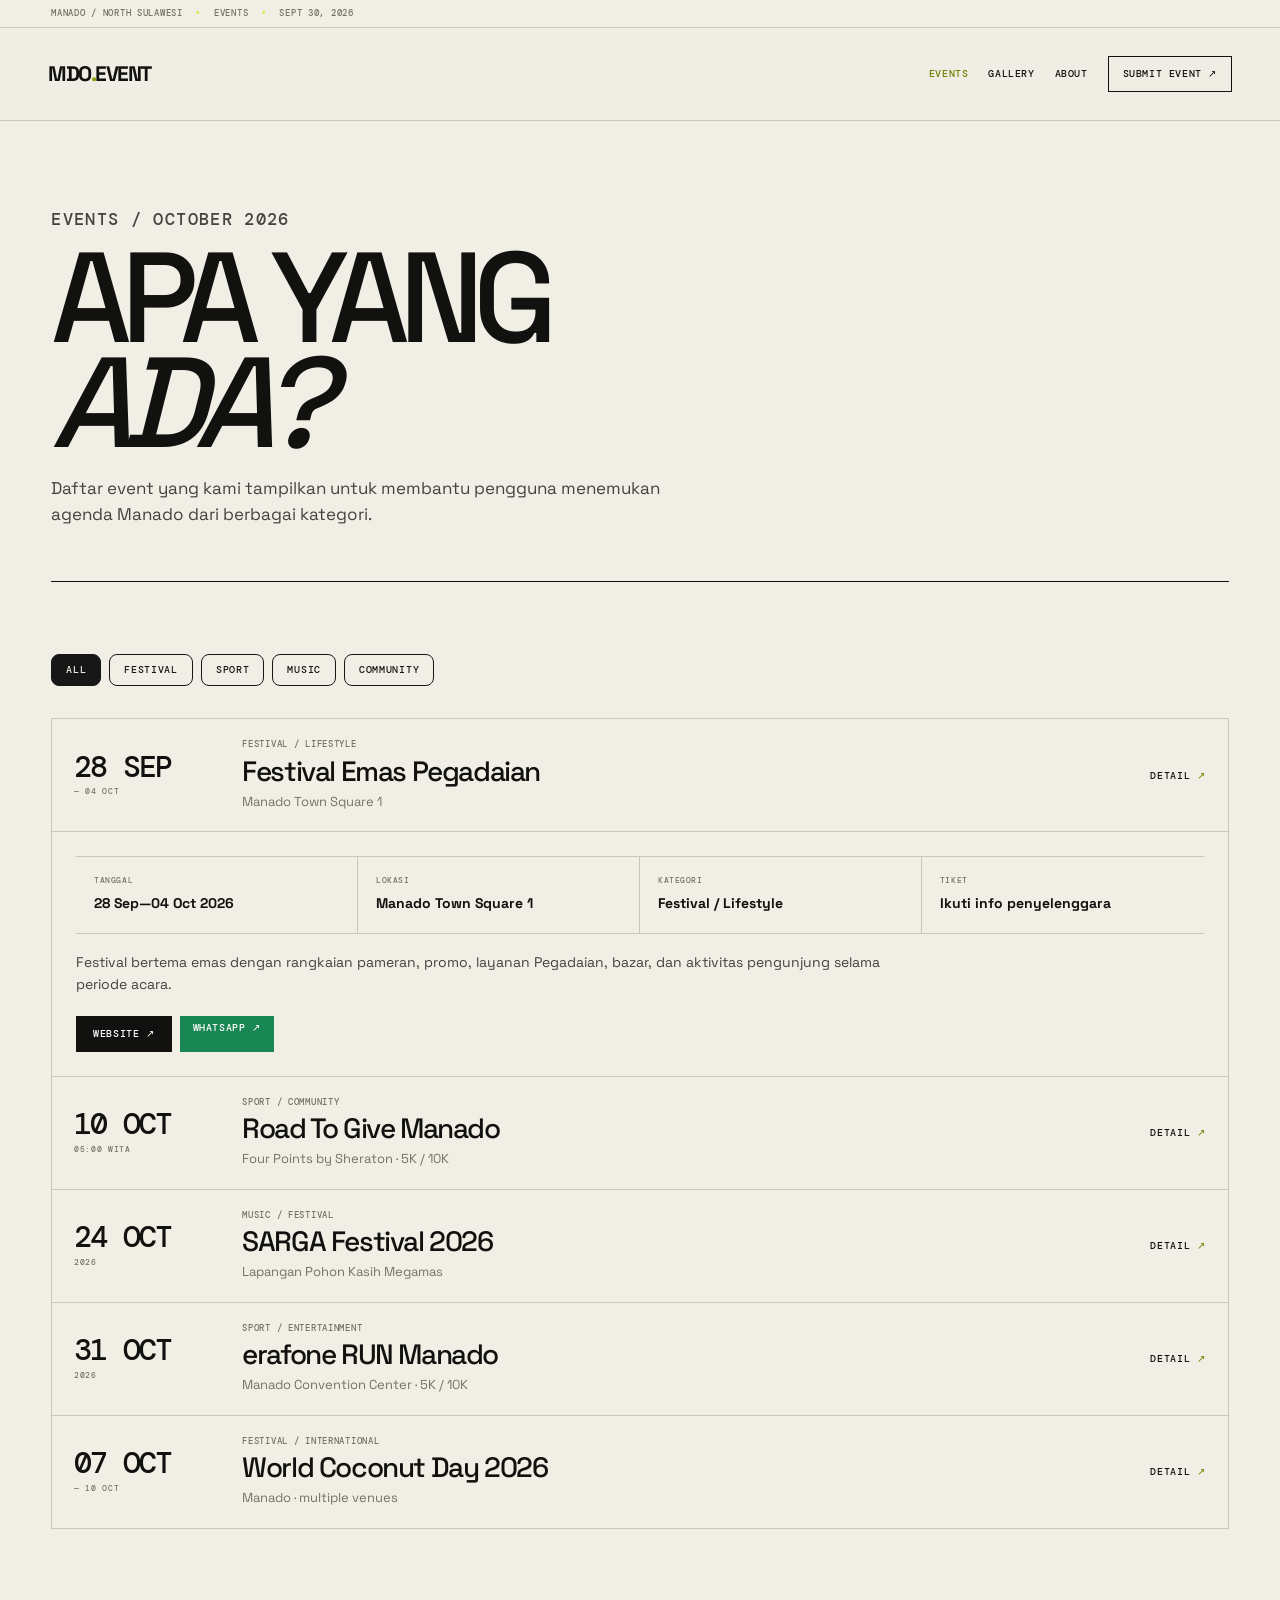
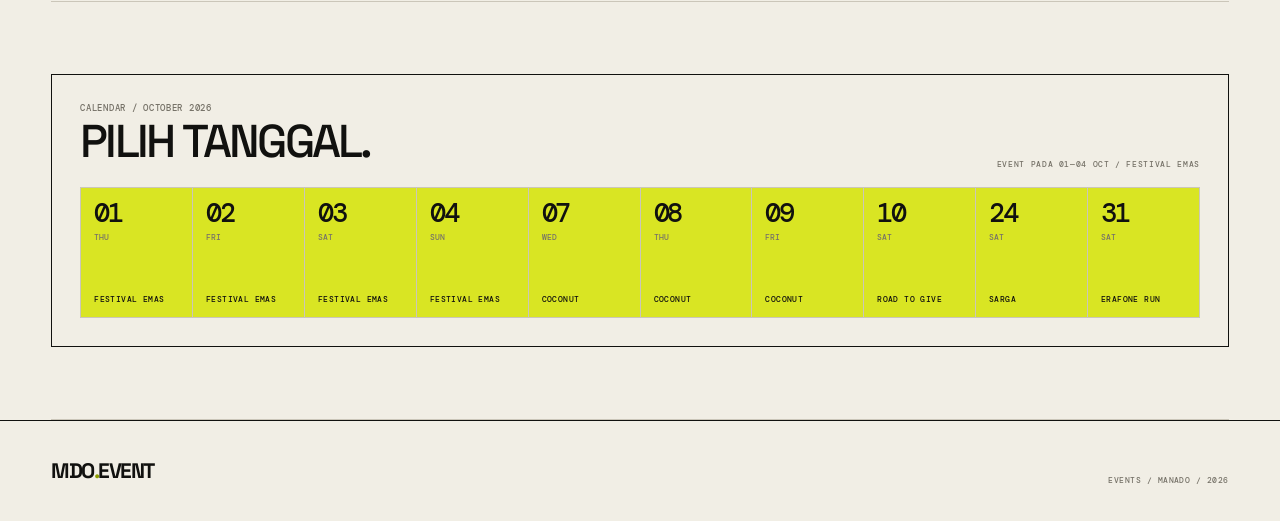
<file: events.html>
<!doctype html>
<html lang="id">

<head>
  <meta charset="utf-8">
  <meta name="viewport" content="width=device-width, initial-scale=1">
  <title>MDO.EVENT — Events</title>
  <link href="https://cdn.jsdelivr.net/npm/bootstrap@5.3.8/dist/css/bootstrap.min.css" rel="stylesheet">
  <link rel="stylesheet" href="style.css">
</head>

<body>
  <div class="topline">MANADO / NORTH SULAWESI <span>•</span> EVENTS <span>•</span> SEPT 30, 2026</div>
  <nav class="navbar site-nav">
    <div class="container-fluid px-4 px-lg-5"><a class="brand" href="index.html">MDO<span>.</span>EVENT</a>
      <div class="nav-links"><a class="nav-link active" href="events.html">EVENTS</a><a class="nav-link"
          href="gallery.html">GALLERY</a><a class="nav-link" href="about.html">ABOUT</a><a class="nav-link submit"
          href="submit.html">SUBMIT EVENT ↗</a></div>
    </div>
  </nav>
  <main class="page-wrap">
    <section class="page-hero">
      <p class="eyebrow">EVENTS / OCTOBER 2026</p>
      <h1>APA YANG<br><em>ADA?</em></h1>
      <p>Daftar event yang kami tampilkan untuk membantu pengguna menemukan agenda Manado dari berbagai kategori.</p>
    </section>
    <section class="section" id="world-coconut-day">
      <div class="event-filter" aria-label="Filter kategori event">
        <input class="filter-radio" type="radio" name="event-filter" id="filter-all" checked>
        <label class="chip" for="filter-all">ALL</label>

        <input class="filter-radio" type="radio" name="event-filter" id="filter-festival">
        <label class="chip" for="filter-festival">FESTIVAL</label>

        <input class="filter-radio" type="radio" name="event-filter" id="filter-sport">
        <label class="chip" for="filter-sport">SPORT</label>

        <input class="filter-radio" type="radio" name="event-filter" id="filter-music">
        <label class="chip" for="filter-music">MUSIC</label>

        <input class="filter-radio" type="radio" name="event-filter" id="filter-community">
        <label class="chip" for="filter-community">COMMUNITY</label>
      </div>
      <div class="event-list">
        <details class="event-card cat-festival" id="festival-emas" open>
          <summary class="event-row">
            <div class="event-day"><strong>28 SEP</strong><span>— 04 OCT</span></div>
            <div class="event-info">
              <p class="event-type">FESTIVAL / LIFESTYLE</p>
              <h4>Festival Emas Pegadaian</h4>
              <div class="venue">Manado Town Square 1</div>
            </div>
            <div class="detail-link">DETAIL <span>↗</span></div>
          </summary>
          <div class="details-box">
            <div class="details-grid">
              <div><span>TANGGAL</span><strong>28 Sep—04 Oct 2026</strong></div>
              <div><span>LOKASI</span><strong>Manado Town Square 1</strong></div>
              <div><span>KATEGORI</span><strong>Festival / Lifestyle</strong></div>
              <div><span>TIKET</span><strong>Ikuti info penyelenggara</strong></div>
            </div>
            <p class="details-copy">Festival bertema emas dengan rangkaian pameran, promo, layanan Pegadaian, bazar, dan
              aktivitas pengunjung selama periode acara.</p>
            <div class="link-row"><a class="btn btn-dark"
                href="https://pegadaian.co.id/acara/festival-emas-pegadaian-2026-seluruh-kota" target="_blank"
                rel="noopener">WEBSITE ↗</a><a class="btn btn-success"
                href="https://wa.me/?text=Info%20Festival%20Emas%20Pegadaian%20di%20Manado%2C%2028%20September%20-%204%20Oktober%202026.%20https%3A%2F%2Fpegadaian.co.id%2Facara%2Ffestival-emas-pegadaian-2026-seluruh-kota"
                target="_blank" rel="noopener">WHATSAPP ↗</a></div>
          </div>
        </details>
        <details class="event-card cat-sport cat-community" id="road-to-give">
          <summary class="event-row">
            <div class="event-day"><strong>10 OCT</strong><span>05:00 WITA</span></div>
            <div class="event-info">
              <p class="event-type">SPORT / COMMUNITY</p>
              <h4>Road To Give Manado</h4>
              <div class="venue">Four Points by Sheraton · 5K / 10K</div>
            </div>
            <div class="detail-link">DETAIL <span>↗</span></div>
          </summary>
          <div class="details-box">
            <div class="details-grid">
              <div><span>TANGGAL</span><strong>10 October 2026</strong></div>
              <div><span>LOKASI</span><strong>Four Points by Sheraton</strong></div>
              <div><span>KATEGORI</span><strong>Sport / Community</strong></div>
              <div><span>JARAK</span><strong>5K / 10K</strong></div>
            </div>
            <p class="details-copy">Event lari dengan pilihan jarak 5K dan 10K yang menggabungkan aktivitas olahraga
              dengan penggalangan donasi untuk kegiatan sosial.</p>
            <div class="link-row"><a class="btn btn-dark" href="https://www.rtgmanado.web.id/" target="_blank"
                rel="noopener">WEBSITE ↗</a><a class="btn btn-success"
                href="https://wa.me/?text=Info%20Road%20To%20Give%20Manado%202026%2C%2010%20Oktober%202026.%20https%3A%2F%2Fwww.rtgmanado.web.id%2F"
                target="_blank" rel="noopener">WHATSAPP ↗</a></div>
          </div>
        </details>
        <details class="event-card cat-music cat-festival" id="sarga">
          <summary class="event-row">
            <div class="event-day"><strong>24 OCT</strong><span>2026</span></div>
            <div class="event-info">
              <p class="event-type">MUSIC / FESTIVAL</p>
              <h4>SARGA Festival 2026</h4>
              <div class="venue">Lapangan Pohon Kasih Megamas</div>
            </div>
            <div class="detail-link">DETAIL <span>↗</span></div>
          </summary>
          <div class="details-box">
            <div class="details-grid">
              <div><span>TANGGAL</span><strong>24 October 2026</strong></div>
              <div><span>LOKASI</span><strong>Lapangan Pohon Kasih Megamas</strong></div>
              <div><span>KATEGORI</span><strong>Music / Festival</strong></div>
              <div><span>TIKET</span><strong>Mulai Rp80.000</strong></div>
            </div>
            <p class="details-copy">Festival musik dan hiburan yang berlangsung di kawasan Megamas Manado dengan tiket
              dan program panggung yang diumumkan penyelenggara.</p>
            <div class="link-row"><a class="btn btn-dark" href="https://sarga.co/" target="_blank"
                rel="noopener">WEBSITE ↗</a><a class="btn btn-success"
                href="https://wa.me/?text=Info%20SARGA%20Festival%202026%20di%20Megamas%2C%2024%20Oktober%202026.%20https%3A%2F%2Fsarga.co%2F"
                target="_blank" rel="noopener">WHATSAPP ↗</a></div>
          </div>
        </details>
        <details class="event-card cat-sport" id="erafone-run">
          <summary class="event-row">
            <div class="event-day"><strong>31 OCT</strong><span>2026</span></div>
            <div class="event-info">
              <p class="event-type">SPORT / ENTERTAINMENT</p>
              <h4>erafone RUN Manado</h4>
              <div class="venue">Manado Convention Center · 5K / 10K</div>
            </div>
            <div class="detail-link">DETAIL <span>↗</span></div>
          </summary>
          <div class="details-box">
            <div class="details-grid">
              <div><span>TANGGAL</span><strong>31 October 2026</strong></div>
              <div><span>LOKASI</span><strong>Manado Convention Center</strong></div>
              <div><span>KATEGORI</span><strong>Sport / Entertainment</strong></div>
              <div><span>JARAK</span><strong>5K / 10K</strong></div>
            </div>
            <p class="details-copy">Event lari dengan kategori 5K dan 10K yang ditujukan untuk peserta umum dan
              komunitas olahraga.</p>
            <div class="link-row"><a class="btn btn-dark" href="https://www.loket.com/event/erafone-run-manado-2026-wap"
                target="_blank" rel="noopener">WEBSITE ↗</a><a class="btn btn-success"
                href="https://wa.me/?text=Info%20erafone%20RUN%20Manado%202026%2C%2031%20Oktober%202026.%20https%3A%2F%2Fwww.loket.com%2Fevent%2Ferafone-run-manado-2026-wap"
                target="_blank" rel="noopener">WHATSAPP ↗</a></div>
          </div>
        </details>

        <details class="event-card cat-festival" id="coconut">
          <summary class="event-row">
            <div class="event-day"><strong>07 OCT</strong><span>— 10 OCT</span></div>
            <div class="event-info">
              <p class="event-type">FESTIVAL / INTERNATIONAL</p>
              <h4>World Coconut Day 2026</h4>
              <div class="venue">Manado · multiple venues</div>
            </div>
            <div class="detail-link">DETAIL <span>↗</span></div>
          </summary>
          <div class="details-box">
            <div class="details-grid">
              <div><span>TANGGAL</span><strong>7—10 October 2026</strong></div>
              <div><span>LOKASI</span><strong>Manado</strong></div>
              <div><span>KATEGORI</span><strong>Festival / International</strong></div>
              <div><span>FORMAT</span><strong>Expo + conference</strong></div>
            </div>
            <p class="details-copy">Rangkaian agenda yang membahas dan menampilkan industri kelapa, termasuk pameran
              produk, trade fair, konferensi internasional, festival paduan suara, dan kegiatan pendukung lainnya.</p>
            <div class="link-row"><a class="btn btn-dark"
                href="https://coconutcommunity.org/events/world-coconut-day-2026" target="_blank" rel="noopener">WEBSITE
                ↗</a><a class="btn btn-success"
                href="https://wa.me/?text=Info%20World%20Coconut%20Day%202026%20di%20Manado%2C%207-10%20Oktober%202026.%20https%3A%2F%2Fcoconutcommunity.org%2Fevents%2Fworld-coconut-day-2026"
                target="_blank" rel="noopener">WHATSAPP ↗</a></div>
          </div>
        </details>
      </div>
    </section>
    <section class="section" id="calendar">
      <div class="calendar-box">
        <div class="calendar-head">
          <div>
            <p class="eyebrow">CALENDAR / OCTOBER 2026</p>
            <h2 class="mb-0" style="font-size:46px;letter-spacing:-.06em">PILIH TANGGAL.</h2>
          </div><span>EVENT PADA 01—04 OCT / FESTIVAL EMAS</span>
        </div>
        <div class="calendar-scroll"><a class="cal-day active"
            href="#festival-emas"><b>01</b><span>THU</span><i>FESTIVAL EMAS</i></a><a class="cal-day active"
            href="#festival-emas"><b>02</b><span>FRI</span><i>FESTIVAL EMAS</i></a><a class="cal-day active"
            href="#festival-emas"><b>03</b><span>SAT</span><i>FESTIVAL EMAS</i></a><a class="cal-day active"
            href="#festival-emas"><b>04</b><span>SUN</span><i>FESTIVAL EMAS</i></a><a class="cal-day active"
            href="#coconut"><b>07</b><span>WED</span><i>COCONUT</i></a><a class="cal-day active"
            href="#coconut"><b>08</b><span>THU</span><i>COCONUT</i></a><a class="cal-day active"
            href="#coconut"><b>09</b><span>FRI</span><i>COCONUT</i></a><a class="cal-day active"
            href="#road-to-give"><b>10</b><span>SAT</span><i>ROAD TO GIVE</i></a><a class="cal-day active"
            href="#sarga"><b>24</b><span>SAT</span><i>SARGA</i></a><a class="cal-day active"
            href="#erafone-run"><b>31</b><span>SAT</span><i>ERAFONE RUN</i></a></div>
      </div>
    </section>
  </main>
  <footer class="footer"><a class="brand" href="index.html">MDO<span>.</span>EVENT</a><small>EVENTS / MANADO /
      2026</small></footer>
</body>

</html>
</file>
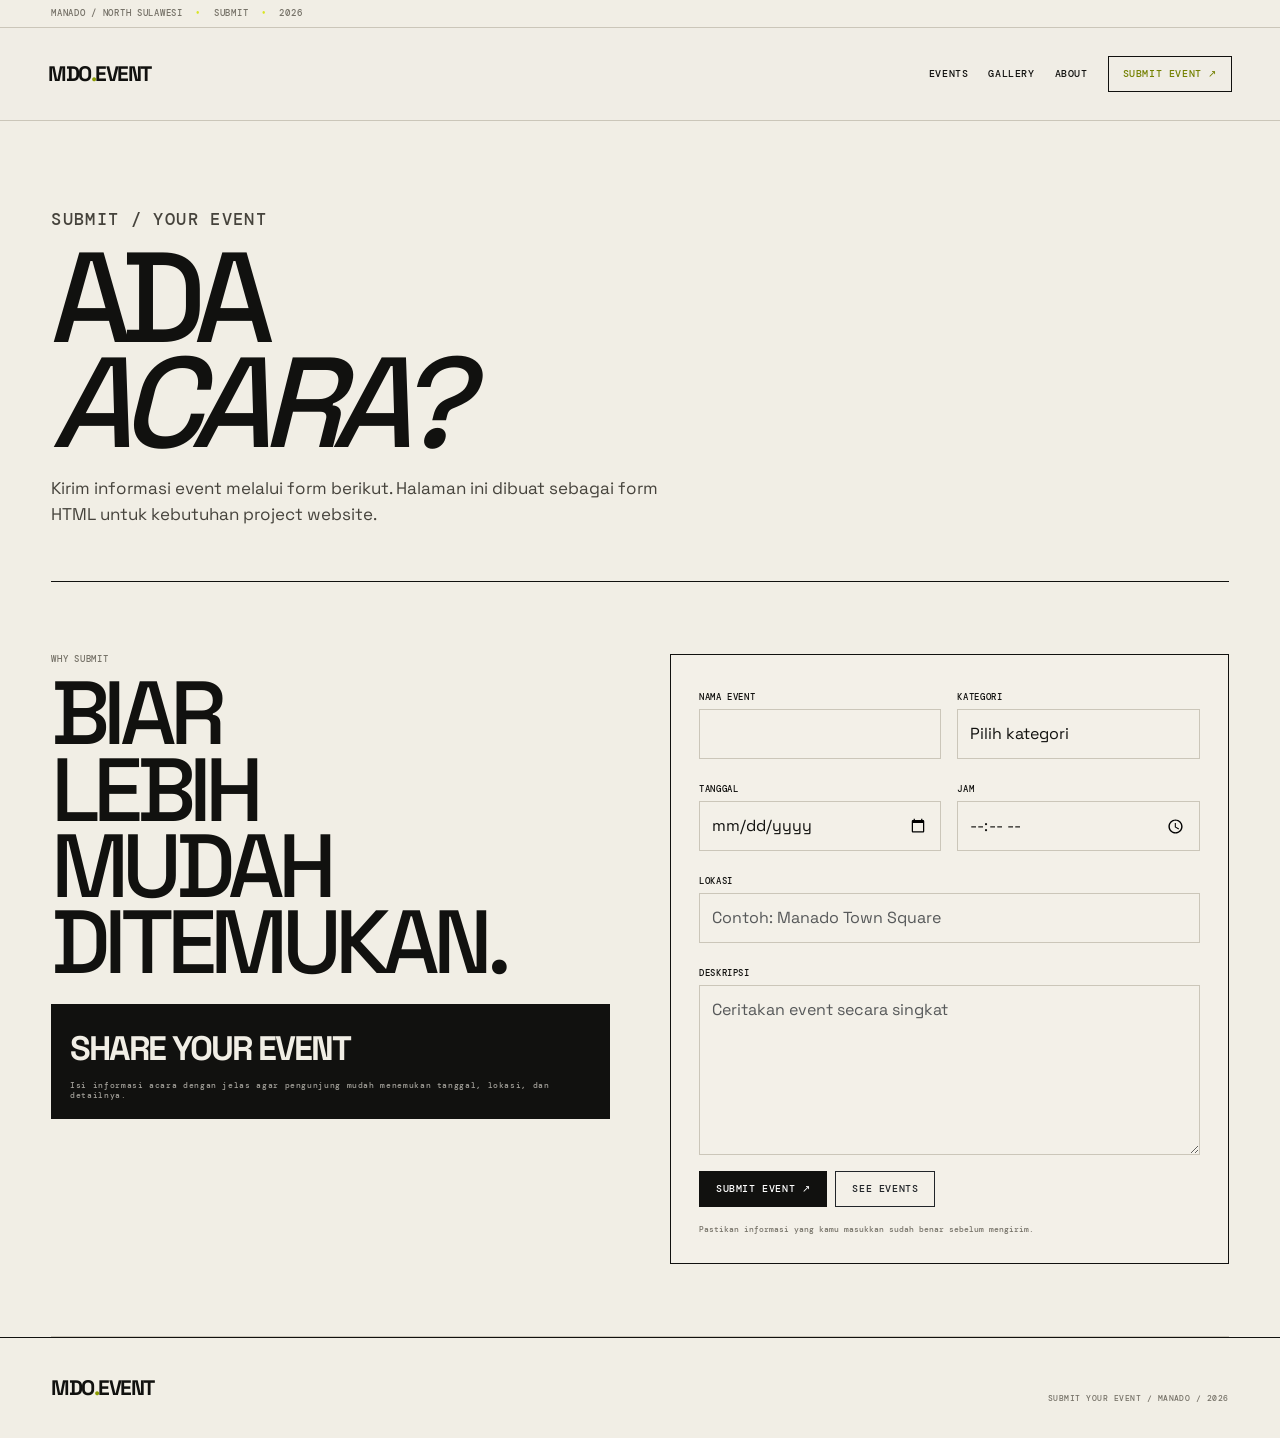
<file: submit.html>
<!doctype html>
<html lang="id">

<head>
    <meta charset="utf-8">
    <meta name="viewport" content="width=device-width, initial-scale=1">
    <title>MDO.EVENT — Submit Event</title>
    <link href="https://cdn.jsdelivr.net/npm/bootstrap@5.3.8/dist/css/bootstrap.min.css" rel="stylesheet">
    <link rel="stylesheet" href="style.css">
</head>

<body>
    <div class="topline">MANADO / NORTH SULAWESI <span>•</span> SUBMIT <span>•</span> 2026</div>
    <nav class="navbar site-nav">
        <div class="container-fluid px-4 px-lg-5"><a class="brand" href="index.html">MDO<span>.</span>EVENT</a>
            <div class="nav-links"><a class="nav-link" href="events.html">EVENTS</a><a class="nav-link"
                    href="gallery.html">GALLERY</a><a class="nav-link" href="about.html">ABOUT</a><a
                    class="nav-link submit active" href="submit.html">SUBMIT EVENT ↗</a></div>
        </div>
    </nav>
    <main class="page-wrap">
        <section class="page-hero">
            <p class="eyebrow">SUBMIT / YOUR EVENT</p>
            <h1>ADA<br><em>ACARA?</em></h1>
            <p>Kirim informasi event melalui form berikut. Halaman ini dibuat sebagai form HTML untuk kebutuhan project
                website.</p>
        </section>
        <section class="section">
            <div class="submit-grid">
                <div>
                    <p class="eyebrow">WHY SUBMIT</p>
                    <h2>BIAR<br>LEBIH<br>MUDAH<br>DITEMUKAN.</h2>
                    <div class="note-box mt-4"><strong>SHARE YOUR EVENT</strong><span>Isi informasi acara dengan jelas
                            agar pengunjung mudah menemukan tanggal, lokasi, dan detailnya.</span></div>
                </div>
                <div class="form-panel">
                    <form action="submit.html" method="get">
                        <div class="row g-3">
                            <div class="col-md-6"><label class="form-label" for="name">NAMA EVENT</label><input
                                    class="form-control" id="name" name="name" required></div>
                            <div class="col-md-6"><label class="form-label" for="category">KATEGORI</label><select
                                    class="form-select" id="category" name="category" required>
                                    <option value="">Pilih kategori</option>
                                    <option>Festival</option>
                                    <option>Sport</option>
                                    <option>Music</option>
                                    <option>Community</option>
                                    <option>Culture</option>
                                </select></div>
                            <div class="col-md-6"><label class="form-label" for="date">TANGGAL</label><input
                                    class="form-control" id="date" type="date" name="date" required></div>
                            <div class="col-md-6"><label class="form-label" for="time">JAM</label><input
                                    class="form-control" id="time" type="time" name="time"></div>
                            <div class="col-12"><label class="form-label" for="venue">LOKASI</label><input
                                    class="form-control" id="venue" name="venue"
                                    placeholder="Contoh: Manado Town Square" required></div>
                            <div class="col-12"><label class="form-label" for="description">DESKRIPSI</label><textarea
                                    class="form-control" id="description" name="description" rows="6"
                                    placeholder="Ceritakan event secara singkat"></textarea></div>
                            <div class="col-12 d-flex flex-wrap gap-2"><button class="btn btn-dark" type="submit">SUBMIT
                                    EVENT ↗</button><a class="btn btn-outline-dark" href="events.html">SEE EVENTS</a>
                            </div>
                        </div>
                        <p class="form-note mt-3 mb-0">Pastikan informasi yang kamu masukkan sudah benar sebelum
                            mengirim.</p>
                    </form>
                </div>
            </div>
        </section>
    </main>
    <footer class="footer"><a class="brand" href="index.html">MDO<span>.</span>EVENT</a><small>SUBMIT YOUR EVENT /
            MANADO / 2026</small></footer>
</body>

</html>
</file>
<file: style.css>
@import url('https://fonts.googleapis.com/css2?family=DM+Mono:wght@400;500&family=Space+Grotesk:wght@400;500;600;700&display=swap');

:root {
  --paper: #f1eee5;
  --ink: #11110f;
  --muted: #767268;
  --line: #cbc6b9;
  --acid: #d9e523;
  --soft: #e6e1d5
}

* {
  box-sizing: border-box
}

html {
  scroll-behavior: smooth
}

body {
  margin: 0;
  background: var(--paper);
  color: var(--ink);
  font-family: 'Space Grotesk', sans-serif
}

a {
  color: inherit
}

.topline {
  padding: 8px 4%;
  border-bottom: 1px solid var(--line);
  font: 500 9px/1.2 'DM Mono', monospace;
  letter-spacing: .08em;
  color: var(--muted)
}

.topline span {
  padding: 0 7px;
  color: var(--acid)
}

.site-nav {
  background: rgba(241, 238, 229, .96);
  border-bottom: 1px solid var(--line);
  z-index: 10
}

.site-nav .container-fluid {
  min-height: 76px
}

.brand {
  font-weight: 700;
  font-size: 21px;
  letter-spacing: -.07em;
  text-decoration: none
}

.brand span {
  color: #8c9c00
}

.nav-links {
  display: flex;
  align-items: center;
  gap: 20px;
  flex-wrap: wrap
}

.nav-link {
  font: 500 10px/1 'DM Mono', monospace;
  letter-spacing: .06em;
  text-decoration: none;
  padding: 12px 0
}

.nav-link:hover,
.nav-link.active {
  color: #738000
}

.nav-link.submit {
  border: 1px solid var(--ink);
  padding: 12px 14px
}

.page-wrap {
  padding: 0 4%
}

.hero {
  padding: 64px 0 78px;
  border-bottom: 1px solid var(--ink)
}

.hero-grid {
  display: grid;
  grid-template-columns: 1.05fr .95fr;
  gap: 34px;
  min-height: 610px;
  align-items: center
}

.eyebrow {
  margin: 0;
  font: 500 9px/1.25 'DM Mono', monospace;
  letter-spacing: .08em;
  color: var(--muted)
}

.hero h1 {
  font-size: clamp(4.4rem, 10vw, 9.8rem);
  line-height: .83;
  letter-spacing: -.085em;
  margin: 18px 0 26px;
  max-width: 900px
}

.hero h1 em {
  font-style: normal;
  -webkit-text-stroke: 1px var(--ink);
  color: transparent
}

.hero-text {
  max-width: 560px;
  font-size: 17px;
  line-height: 1.5;
  color: #3b3934
}

.btn-dark {
  background: var(--ink);
  border-color: var(--ink);
  border-radius: 0;
  padding: 12px 16px;
  font: 500 10px/1 'DM Mono', monospace;
  letter-spacing: .06em
}

.btn-outline-dark {
  border-radius: 0;
  font: 500 10px/1 'DM Mono', monospace;
  letter-spacing: .06em;
  padding: 12px 16px
}

.btn-success {
  border-radius: 0;
  font: 500 10px/1 'DM Mono', monospace;
  letter-spacing: .06em
}

.hero-cta {
  margin-top: 10px
}

.hero-art {
  position: relative;
  min-height: 590px;
  display: flex;
  align-items: center;
  justify-content: center;
  overflow: hidden
}

.hero-photo-wrap {
  position: relative;
  width: min(72%, 560px);
  aspect-ratio: 4/5;
  z-index: 2
}

.hero-photo {
  width: 100%;
  height: 100%;
  object-fit: cover;
  display: block;
  filter: saturate(.86) contrast(1.02)
}

.photo-stamp {
  position: absolute;
  left: 14px;
  bottom: 14px;
  padding: 8px 10px;
  background: var(--paper);
  font: 500 8px/1.2 'DM Mono', monospace;
  letter-spacing: .06em
}

.orbit {
  position: absolute;
  border: 1px solid var(--ink);
  border-radius: 50%;
  z-index: 1
}

.orbit-1 {
  width: 72%;
  aspect-ratio: 1/1
}

.orbit-2 {
  width: 90%;
  aspect-ratio: 1/1
}

.hero-note {
  position: absolute;
  right: 3%;
  bottom: 5%;
  font: 500 8px/1.45 'DM Mono', monospace;
  letter-spacing: .08em;
  color: var(--muted)
}

.ticker {
  overflow: hidden;
  border-bottom: 1px solid var(--line);
  white-space: nowrap
}

.ticker-track {
  display: flex;
  gap: 28px;
  padding: 14px 0;
  min-width: max-content;
  animation: none;
  font: 500 10px/1 'DM Mono', monospace;
  letter-spacing: .08em
}

.ticker-track b {
  color: #879500
}

.section {
  padding: 72px 0;
  border-bottom: 1px solid var(--line)
}

.section-head {
  margin-bottom: 28px
}

.section-head h2 {
  font-size: clamp(3rem, 7vw, 6.5rem);
  line-height: .86;
  letter-spacing: -.075em;
  margin: 10px 0 0
}

.muted {
  color: var(--muted)
}

.chip-row {
  display: flex;
  gap: 8px;
  flex-wrap: wrap;
  margin: 0 0 28px
}

.chip {
  border: 1px solid var(--ink);
  padding: 9px 11px;
  text-decoration: none;
  font: 500 9px/1 'DM Mono', monospace;
  letter-spacing: .07em
}

.chip:hover,
.chip.active {
  background: var(--ink);
  color: var(--paper)
}

.event-card {
  border: 1px solid var(--line);
  background: transparent
}

.event-card+.event-card {
  border-top: 0
}

.event-feature {
  display: grid;
  grid-template-columns: 150px 1fr .9fr;
  min-height: 410px
}

.event-feature .date-box {
  padding: 24px;
  border-right: 1px solid var(--line);
  display: flex;
  flex-direction: column;
  justify-content: space-between
}

.date-box strong {
  font-size: 4.2rem;
  line-height: .8;
  letter-spacing: -.08em
}

.date-box small {
  font: 500 9px/1.5 'DM Mono', monospace;
  letter-spacing: .08em;
  color: var(--muted)
}

.event-feature .copy {
  padding: 26px
}

.event-type {
  font: 500 9px/1.3 'DM Mono', monospace;
  letter-spacing: .08em;
  color: var(--muted);
  margin: 0 0 18px
}

.event-feature h3 {
  font-size: clamp(3rem, 6vw, 6.6rem);
  line-height: .84;
  letter-spacing: -.075em;
  margin: 0 0 22px
}

.event-desc {
  max-width: 610px;
  font-size: 15px;
  line-height: 1.5;
  color: #414039
}

.meta-line {
  display: flex;
  gap: 20px;
  flex-wrap: wrap;
  border-top: 1px solid var(--line);
  padding-top: 14px;
  margin-top: 24px;
  font: 500 9px/1.2 'DM Mono', monospace;
  letter-spacing: .07em
}

.event-image {
  min-height: 100%;
  position: relative;
  overflow: hidden
}

.event-image img {
  width: 100%;
  height: 100%;
  object-fit: cover;
  display: block;
  transition: transform .3s ease
}

.event-feature:hover .event-image img {
  transform: scale(1.03)
}

.event-arrow {
  position: absolute;
  right: 16px;
  top: 16px;
  width: 42px;
  height: 42px;
  border: 1px solid var(--paper);
  background: var(--paper);
  display: grid;
  place-items: center
}

.details-box {
  border-top: 1px solid var(--line);
  padding: 24px
}

.event-list {
  margin-top: 18px
}

details summary {
  list-style: none;
  cursor: pointer
}

details summary::-webkit-details-marker {
  display: none
}

.event-row {
  display: grid;
  grid-template-columns: 150px 1fr 110px;
  align-items: center;
  gap: 18px;
  min-height: 112px;
  padding: 0 22px
}

.event-row+.event-row {
  border-top: 1px solid var(--line)
}

.event-day strong {
  display: block;
  font: 500 30px/.95 'DM Mono', monospace;
  letter-spacing: -.06em
}

.event-day span {
  display: block;
  margin-top: 5px;
  font: 500 8px/1.4 'DM Mono', monospace;
  color: var(--muted);
  letter-spacing: .08em
}

.event-info .event-type {
  margin-bottom: 7px
}

.event-info h4 {
  font-size: 28px;
  line-height: .95;
  letter-spacing: -.05em;
  margin: 0
}

.event-info p {
  margin: 0
}

.event-info .venue {
  font-size: 13px;
  color: var(--muted);
  margin-top: 7px
}

.detail-link {
  text-align: right;
  font: 500 10px 'DM Mono', monospace;
  letter-spacing: .07em
}

.detail-link span {
  color: #738000
}

.details-grid {
  display: grid;
  grid-template-columns: repeat(4, 1fr);
  gap: 0;
  border-top: 1px solid var(--line);
  border-bottom: 1px solid var(--line)
}

.details-grid>div {
  padding: 18px;
  border-right: 1px solid var(--line)
}

.details-grid>div:last-child {
  border-right: 0
}

.details-grid span {
  display: block;
  font: 500 8px 'DM Mono', monospace;
  letter-spacing: .07em;
  color: var(--muted);
  margin-bottom: 6px
}

.details-grid strong {
  font-size: 14px;
  line-height: 1.35
}

.details-copy {
  max-width: 820px;
  margin: 18px 0 20px;
  font-size: 14px;
  line-height: 1.55;
  color: #45423b
}

.link-row {
  display: flex;
  gap: 8px;
  flex-wrap: wrap
}

.calendar-box {
  border: 1px solid var(--ink);
  padding: 28px
}

.calendar-head {
  display: flex;
  justify-content: space-between;
  gap: 20px;
  align-items: end;
  margin-bottom: 18px
}

.calendar-head span {
  font: 500 8px 'DM Mono', monospace;
  letter-spacing: .08em;
  color: var(--muted)
}

.calendar-scroll {
  display: grid;
  grid-template-columns: repeat(10, 1fr);
  border-top: 1px solid var(--line);
  border-left: 1px solid var(--line)
}

.cal-day {
  min-height: 130px;
  padding: 13px;
  border-right: 1px solid var(--line);
  border-bottom: 1px solid var(--line);
  text-decoration: none;
  position: relative
}

.cal-day:hover,
.cal-day.active {
  background: var(--acid)
}

.cal-day b {
  display: block;
  font: 500 27px/.9 'DM Mono', monospace;
  letter-spacing: -.08em
}

.cal-day span {
  display: block;
  margin-top: 7px;
  font: 500 8px 'DM Mono', monospace;
  color: var(--muted)
}

.cal-day i {
  display: block;
  position: absolute;
  left: 13px;
  bottom: 13px;
  font: 500 8px/1.3 'DM Mono', monospace;
  letter-spacing: .05em;
  font-style: normal;
  max-width: 90px
}

.about-grid {
  display: grid;
  grid-template-columns: 1fr 1fr;
  gap: 70px
}

.about-grid h2,
.submit-grid h2 {
  font-size: clamp(3rem, 7vw, 6.3rem);
  line-height: .85;
  letter-spacing: -.075em;
  margin: 10px 0 0
}

.about-copy {
  font-size: 18px;
  line-height: 1.55;
  max-width: 670px
}

.stat-grid {
  display: grid;
  grid-template-columns: repeat(3, 1fr);
  gap: 10px;
  margin-top: 50px
}

.stat-card {
  border-top: 1px solid var(--ink);
  padding-top: 12px
}

.stat-card strong {
  display: block;
  font-size: 4rem;
  line-height: .85;
  letter-spacing: -.08em
}

.stat-card span {
  display: block;
  margin-top: 10px;
  font: 500 8px/1.4 'DM Mono', monospace;
  color: var(--muted);
  letter-spacing: .08em
}

.gallery-grid {
  display: grid;
  grid-template-columns: repeat(12, 1fr);
  gap: 12px
}

.gallery-item {
  border: 1px solid var(--line);
  background: var(--soft);
  overflow: hidden;
  min-height: 220px
}

.gallery-item img {
  width: 100%;
  height: 100%;
  object-fit: cover;
  display: block
}

.gallery-a {
  grid-column: span 7;
  min-height: 430px
}

.gallery-b {
  grid-column: span 5;
  min-height: 430px
}

.gallery-c {
  grid-column: span 4;
  min-height: 280px
}

.gallery-d {
  grid-column: span 4;
  min-height: 280px
}

.gallery-e {
  grid-column: span 4;
  min-height: 280px
}

.gallery-f {
  grid-column: span 12;
  min-height: 240px
}

.gallery-caption {
  padding: 14px;
  border-top: 1px solid var(--line);
  background: var(--paper);
  font: 500 8px/1.4 'DM Mono', monospace;
  letter-spacing: .06em;
  color: var(--muted)
}

.submit-grid {
  display: grid;
  grid-template-columns: 1fr 1fr;
  gap: 60px
}

.form-panel {
  border: 1px solid var(--ink);
  padding: 28px;
  background: rgba(255, 255, 255, .12)
}

.form-label {
  font: 500 9px/1 'DM Mono', monospace;
  letter-spacing: .07em;
  margin-bottom: 7px
}

.form-control,
.form-select {
  border: 1px solid var(--line);
  border-radius: 0;
  background: transparent;
  padding: 12px;
  color: var(--ink)
}

.form-control:focus,
.form-select:focus {
  border-color: var(--ink);
  box-shadow: none;
  background: transparent;
  color: var(--ink)
}

.form-note {
  font: 500 8px/1.5 'DM Mono', monospace;
  color: var(--muted)
}

.footer {
  padding: 34px 4%;
  display: flex;
  justify-content: space-between;
  align-items: end;
  gap: 20px;
  border-top: 1px solid var(--ink)
}

.footer small {
  font: 500 8px/1.4 'DM Mono', monospace;
  color: var(--muted);
  letter-spacing: .06em
}

.page-hero {
  padding: 66px 0 54px;
  border-bottom: 1px solid var(--ink)
}

.page-hero h1 {
  font-size: clamp(4rem, 10vw, 9rem);
  line-height: .82;
  letter-spacing: -.085em;
  margin: 14px 0 0
}

.page-hero p {
  max-width: 620px;
  margin: 20px 0 0;
  font-size: 17px;
  line-height: 1.5;
  color: #46433c
}

.note-box {
  border: 1px solid var(--ink);
  padding: 18px;
  background: var(--ink);
  color: var(--paper)
}

.note-box strong {
  font-size: 34px;
  letter-spacing: -.06em
}

.note-box span {
  display: block;
  margin-top: 6px;
  font: 500 8px 'DM Mono', monospace;
  color: rgba(241, 238, 229, .65);
  letter-spacing: .08em
}

@media (max-width: 991px) {

  .hero-grid,
  .submit-grid,
  .about-grid {
    grid-template-columns: 1fr
  }

  .hero-art {
    min-height: 480px
  }

  .event-feature {
    grid-template-columns: 110px 1fr
  }

  .event-image {
    grid-column: 1/-1;
    min-height: 300px
  }

  .event-row {
    grid-template-columns: 120px 1fr 90px
  }

  .details-grid {
    grid-template-columns: repeat(2, 1fr)
  }

  .details-grid>div:nth-child(2) {
    border-right: 0
  }

  .details-grid>div:nth-child(-n+2) {
    border-bottom: 1px solid var(--line)
  }

  .calendar-scroll {
    grid-template-columns: repeat(5, 1fr)
  }

  .gallery-a,
  .gallery-b,
  .gallery-c,
  .gallery-d,
  .gallery-e,
  .gallery-f {
    grid-column: span 6
  }
}

@media (max-width: 767px) {
  .topline {
    padding-left: 20px;
    padding-right: 20px
  }

  .site-nav .container-fluid {
    padding: 15px 20px !important;
    min-height: auto
  }

  .nav-links {
    gap: 13px;
    margin-top: 10px
  }

  .nav-link.submit {
    padding: 10px
  }

  .page-wrap {
    padding: 0 20px
  }

  .hero {
    padding: 44px 0 54px
  }

  .hero h1 {
    font-size: clamp(3.5rem, 18vw, 6rem)
  }

  .hero-art {
    min-height: 400px
  }

  .hero-photo-wrap {
    width: 82%
  }

  .section {
    padding: 54px 0
  }

  .section-head h2 {
    font-size: 3.5rem
  }

  .event-feature {
    grid-template-columns: 1fr
  }

  .event-feature .date-box {
    border-right: 0;
    border-bottom: 1px solid var(--line);
    padding: 18px;
    display: block
  }

  .date-box strong {
    font-size: 4rem
  }

  .date-box small {
    display: block
  }

  .event-feature .copy {
    padding: 20px
  }

  .event-feature h3 {
    font-size: 4rem
  }

  .event-image {
    min-height: 250px
  }

  .event-row {
    grid-template-columns: 88px 1fr;
    padding: 16px 14px;
    gap: 10px
  }

  .detail-link {
    text-align: left;
    grid-column: 2
  }

  .details-grid {
    grid-template-columns: 1fr
  }

  .details-grid>div {
    border-right: 0 !important;
    border-bottom: 1px solid var(--line) !important
  }

  .details-grid>div:last-child {
    border-bottom: 0 !important
  }

  .calendar-box {
    padding: 18px
  }

  .calendar-head {
    display: block
  }

  .calendar-head span {
    display: block;
    margin-top: 8px
  }

  .calendar-scroll {
    grid-template-columns: repeat(2, 1fr)
  }

  .stat-grid {
    grid-template-columns: 1fr 1fr
  }

  .stat-card strong {
    font-size: 3.2rem
  }

  .gallery-a,
  .gallery-b,
  .gallery-c,
  .gallery-d,
  .gallery-e,
  .gallery-f {
    grid-column: span 12;
    min-height: 230px
  }

  .submit-grid {
    gap: 25px
  }

  .footer {
    padding: 28px 20px
  }
}


/* Pure HTML/CSS category filter. No JavaScript required. */
.event-filter {
  display: flex;
  gap: 8px;
  flex-wrap: wrap;
  margin-bottom: 32px;
}

.filter-radio {
  position: absolute;
  inline-size: 1px;
  block-size: 1px;
  opacity: 0;
  pointer-events: none;
}

.event-filter .chip {
  display: inline-flex;
  align-items: center;
  justify-content: center;
  margin: 0;
  border: 1px solid #171717;
  border-radius: 8px;
  padding: 10px 14px;
  background: transparent;
  color: #171717;
  cursor: pointer;
  font: 500 10px/1 'DM Mono', monospace;
  letter-spacing: .07em;
  transition: background .2s ease, color .2s ease, transform .2s ease;
}

.event-filter .chip:hover {
  transform: translateY(-1px);
}

#filter-all:checked+label,
#filter-festival:checked+label,
#filter-sport:checked+label,
#filter-music:checked+label,
#filter-community:checked+label {
  background: #171717;
  color: #f1eee5;
}

/* The radio inputs live inside .event-filter, so the sibling selector (~) cannot reach .event-list.
   :has() lets the parent section react to whichever radio is checked, still with CSS only. */
.section:has(#filter-festival:checked) .event-card:not(.cat-festival),
.section:has(#filter-sport:checked) .event-card:not(.cat-sport),
.section:has(#filter-music:checked) .event-card:not(.cat-music),
.section:has(#filter-community:checked) .event-card:not(.cat-community) {
  display: none !important;
}

.event-filter+.event-list .event-card {
  transition: opacity .2s ease;
}

/* About page refinement */
.about-lead {
  font-size: 22px;
  line-height: 1.42;
  color: var(--ink)
}

.about-story .about-copy p+p {
  margin-top: 18px
}

.about-feature-grid {
  display: grid;
  grid-template-columns: 1.05fr .95fr;
  gap: 0;
  border: 1px solid var(--ink);
  min-height: 520px
}

.about-feature-image {
  position: relative;
  min-height: 520px;
  border-right: 1px solid var(--ink);
  overflow: hidden;
  background: var(--soft)
}

.about-feature-image img {
  width: 100%;
  height: 100%;
  object-fit: cover;
  display: block;
  filter: saturate(.82) contrast(1.03)
}

.about-feature-image span {
  position: absolute;
  left: 16px;
  bottom: 16px;
  padding: 9px 11px;
  background: var(--paper);
  font: 500 8px/1 'DM Mono', monospace;
  letter-spacing: .07em
}

.about-feature-copy {
  padding: 34px 34px 30px;
  display: flex;
  flex-direction: column;
  justify-content: center
}

.about-feature-copy h3 {
  font-size: clamp(3.2rem, 5.2vw, 5.6rem);
  line-height: .84;
  letter-spacing: -.075em;
  margin: 12px 0 24px
}

.about-feature-copy>p:not(.eyebrow) {
  max-width: 500px;
  line-height: 1.55;
  font-size: 15px;
  color: #45423b
}

.focus-list {
  margin-top: 28px;
  border-top: 1px solid var(--line)
}

.focus-list>div {
  display: grid;
  grid-template-columns: 120px 1fr;
  gap: 12px;
  padding: 14px 0;
  border-bottom: 1px solid var(--line)
}

.focus-list strong {
  font: 500 10px/1.2 'DM Mono', monospace;
  letter-spacing: .08em
}

.focus-list span {
  font-size: 13px;
  color: var(--muted);
  line-height: 1.4
}

@media (max-width:991px) {
  .about-feature-grid {
    grid-template-columns: 1fr
  }

  .about-feature-image {
    border-right: 0;
    border-bottom: 1px solid var(--ink);
    min-height: 380px
  }
}

@media (max-width:767px) {
  .about-lead {
    font-size: 18px
  }

  .about-feature-image {
    min-height: 280px
  }

  .about-feature-copy {
    padding: 24px 20px
  }

  .about-feature-copy h3 {
    font-size: 3.6rem
  }

  .focus-list>div {
    grid-template-columns: 100px 1fr
  }
}
</file>
